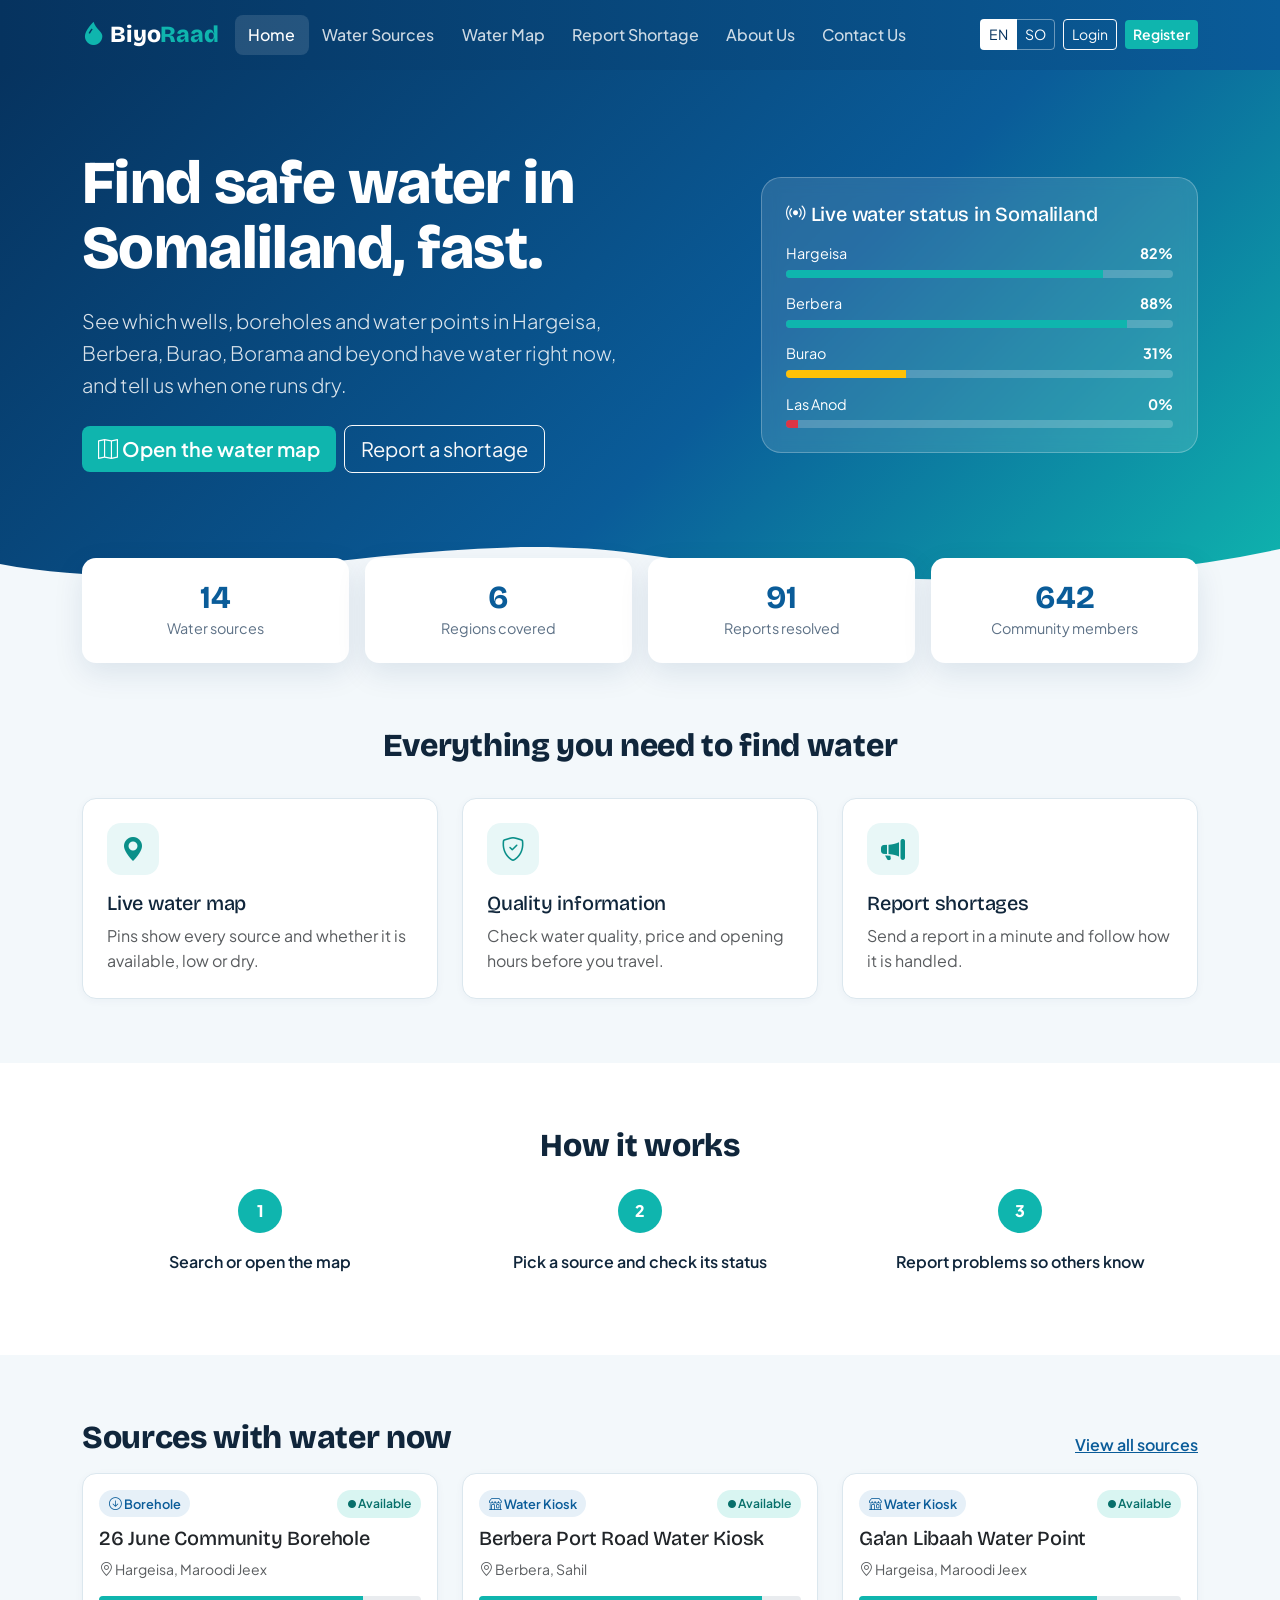
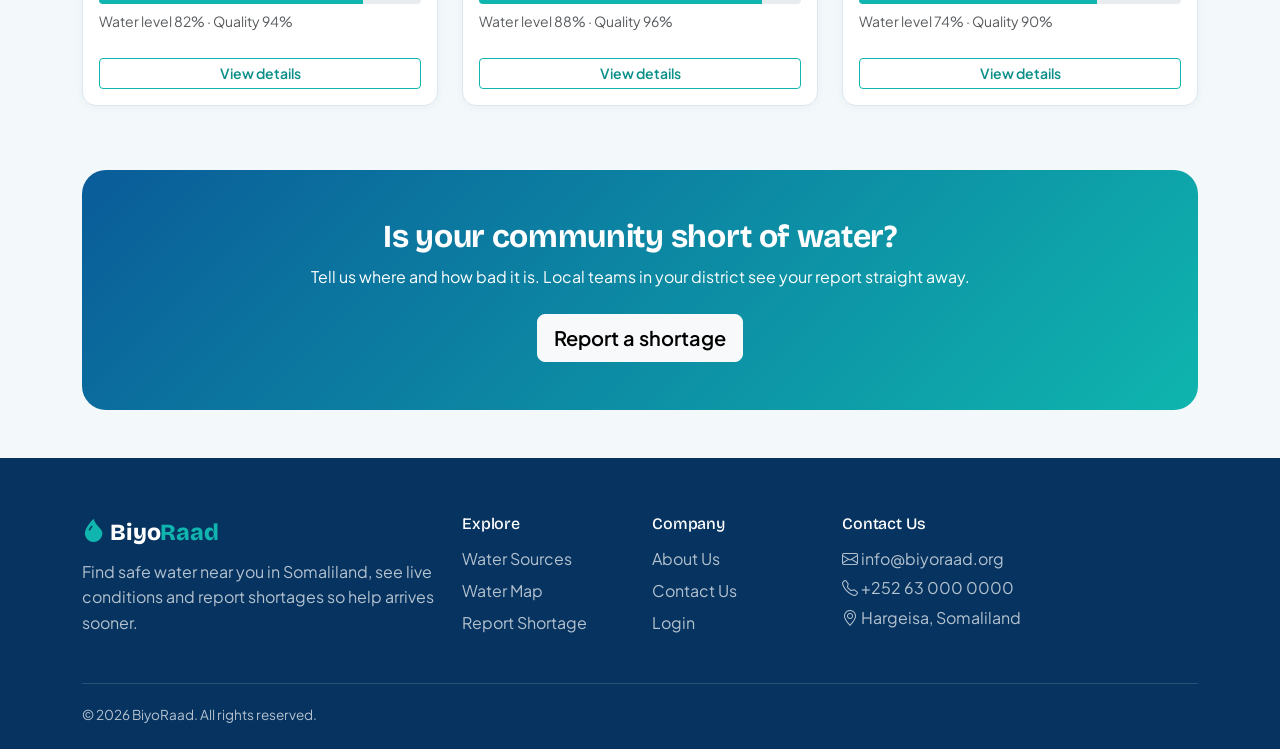
<file: biyoraad/index.html>
<!DOCTYPE html>
<html lang="en">
<head>
<meta charset="UTF-8"><meta name="viewport" content="width=device-width, initial-scale=1">
<title>Home | BiyoRaad</title>
<link href="https://cdn.jsdelivr.net/npm/bootstrap@5.3.3/dist/css/bootstrap.min.css" rel="stylesheet">
<link href="https://cdn.jsdelivr.net/npm/bootstrap-icons@1.11.3/font/bootstrap-icons.min.css" rel="stylesheet">
<link href="https://fonts.googleapis.com/css2?family=Bricolage+Grotesque:wght@600;800&family=Plus+Jakarta+Sans:wght@400;500;600;700&display=swap" rel="stylesheet">
<link href="assets/css/style.css" rel="stylesheet">
</head>
<body data-page="home" data-layout="public">
<div id="nav"></div>

<section class="hero"><div class="container-xl"><div class="row align-items-center g-5">
 <div class="col-lg-7"><h1><span data-i18n="hero_title">Find safe water, fast.</span></h1><p class="lead my-4"><span data-i18n="hero_sub">See which wells, boreholes and water points near you have water right now, and tell us when one runs dry.</span></p>
  <a href="map.html" class="btn btn-teal btn-lg me-2 mb-2"><i class="bi bi-map"></i> <span data-i18n="hero_cta1">Open the water map</span></a><a href="report.html" class="btn btn-outline-light btn-lg mb-2"><span data-i18n="hero_cta2">Report a shortage</span></a></div>
 <div class="col-lg-5"><div class="live-card"><h5 class="mb-3"><i class="bi bi-broadcast"></i> <span data-i18n="live_title">Live water status</span></h5>
  <div id="liveList"></div></div></div></div></div>
 <svg class="wave" viewBox="0 0 1440 70" preserveAspectRatio="none"><path fill="#f3f8fb" d="M0,40 C240,80 480,0 720,30 C960,60 1200,70 1440,25 L1440,70 L0,70Z"/></svg></section>
<div class="container-xl stat-strip"><div class="row g-3">
 <div class="col-6 col-lg-3"><div class="box"><b id="cSources">0</b><span><span data-i18n="stat_sources">Water sources</span></span></div></div>
 <div class="col-6 col-lg-3"><div class="box"><b id="cRegions">0</b><span><span data-i18n="stat_regions">Regions covered</span></span></div></div>
 <div class="col-6 col-lg-3"><div class="box"><b id="cResolved">0</b><span><span data-i18n="stat_resolved">Reports resolved</span></span></div></div>
 <div class="col-6 col-lg-3"><div class="box"><b id="cUsers">0</b><span><span data-i18n="stat_users">Community members</span></span></div></div></div></div>
<section class="section"><div class="container-xl"><h2 class="section-title text-center"><span data-i18n="feat_title">Everything you need to find water</span></h2><div class="row g-4 mt-2">
 <div class="col-md-4"><div class="br-card p-4 h-100"><div class="icon-box"><i class="bi bi-geo-alt-fill"></i></div><h5><span data-i18n="feat1_t">Live water map</span></h5><p class="text-muted mb-0"><span data-i18n="feat1_d">Pins show every source and whether it is available, low or dry.</span></p></div></div>
 <div class="col-md-4"><div class="br-card p-4 h-100"><div class="icon-box"><i class="bi bi-shield-check"></i></div><h5><span data-i18n="feat2_t">Quality information</span></h5><p class="text-muted mb-0"><span data-i18n="feat2_d">Check water quality, price and opening hours before you travel.</span></p></div></div>
 <div class="col-md-4"><div class="br-card p-4 h-100"><div class="icon-box"><i class="bi bi-megaphone-fill"></i></div><h5><span data-i18n="feat3_t">Report shortages</span></h5><p class="text-muted mb-0"><span data-i18n="feat3_d">Send a report in a minute and follow how it is handled.</span></p></div></div></div></div></section>
<section class="section bg-white"><div class="container-xl"><h2 class="section-title text-center mb-4"><span data-i18n="how_title">How it works</span></h2><div class="row g-4 steps text-center">
 <div class="col-md-4"><div class="num">1</div><p class="fw-semibold"><span data-i18n="how1">Search or open the map</span></p></div><div class="col-md-4"><div class="num">2</div><p class="fw-semibold"><span data-i18n="how2">Pick a source and check its status</span></p></div><div class="col-md-4"><div class="num">3</div><p class="fw-semibold"><span data-i18n="how3">Report problems so others know</span></p></div></div></div></section>
<section class="section"><div class="container-xl"><div class="d-flex justify-content-between align-items-end mb-3"><h2 class="section-title m-0"><span data-i18n="featured">Sources with water now</span></h2><a href="sources.html" class="fw-semibold"><span data-i18n="view_all">View all sources</span></a></div><div class="row g-4" id="featured"></div></div></section>
<section class="pb-5"><div class="container-xl"><div class="cta"><h2 class="fw-bold"><span data-i18n="cta_title">Is your community short of water?</span></h2><p class="mb-4"><span data-i18n="cta_sub">Tell us where and how bad it is. Local teams see your report straight away.</span></p><a href="report.html" class="btn btn-light btn-lg fw-semibold"><span data-i18n="cta_btn">Report a shortage</span></a></div></div></section>
<div id="foot"></div>
<script src="https://cdn.jsdelivr.net/npm/bootstrap@5.3.3/dist/js/bootstrap.bundle.min.js"></script>
<script src="assets/js/i18n.js"></script>
<script src="assets/js/data.js"></script>
<script src="assets/js/core.js"></script>
<script src="assets/js/pages.js"></script>
</body>
</html>
</file>
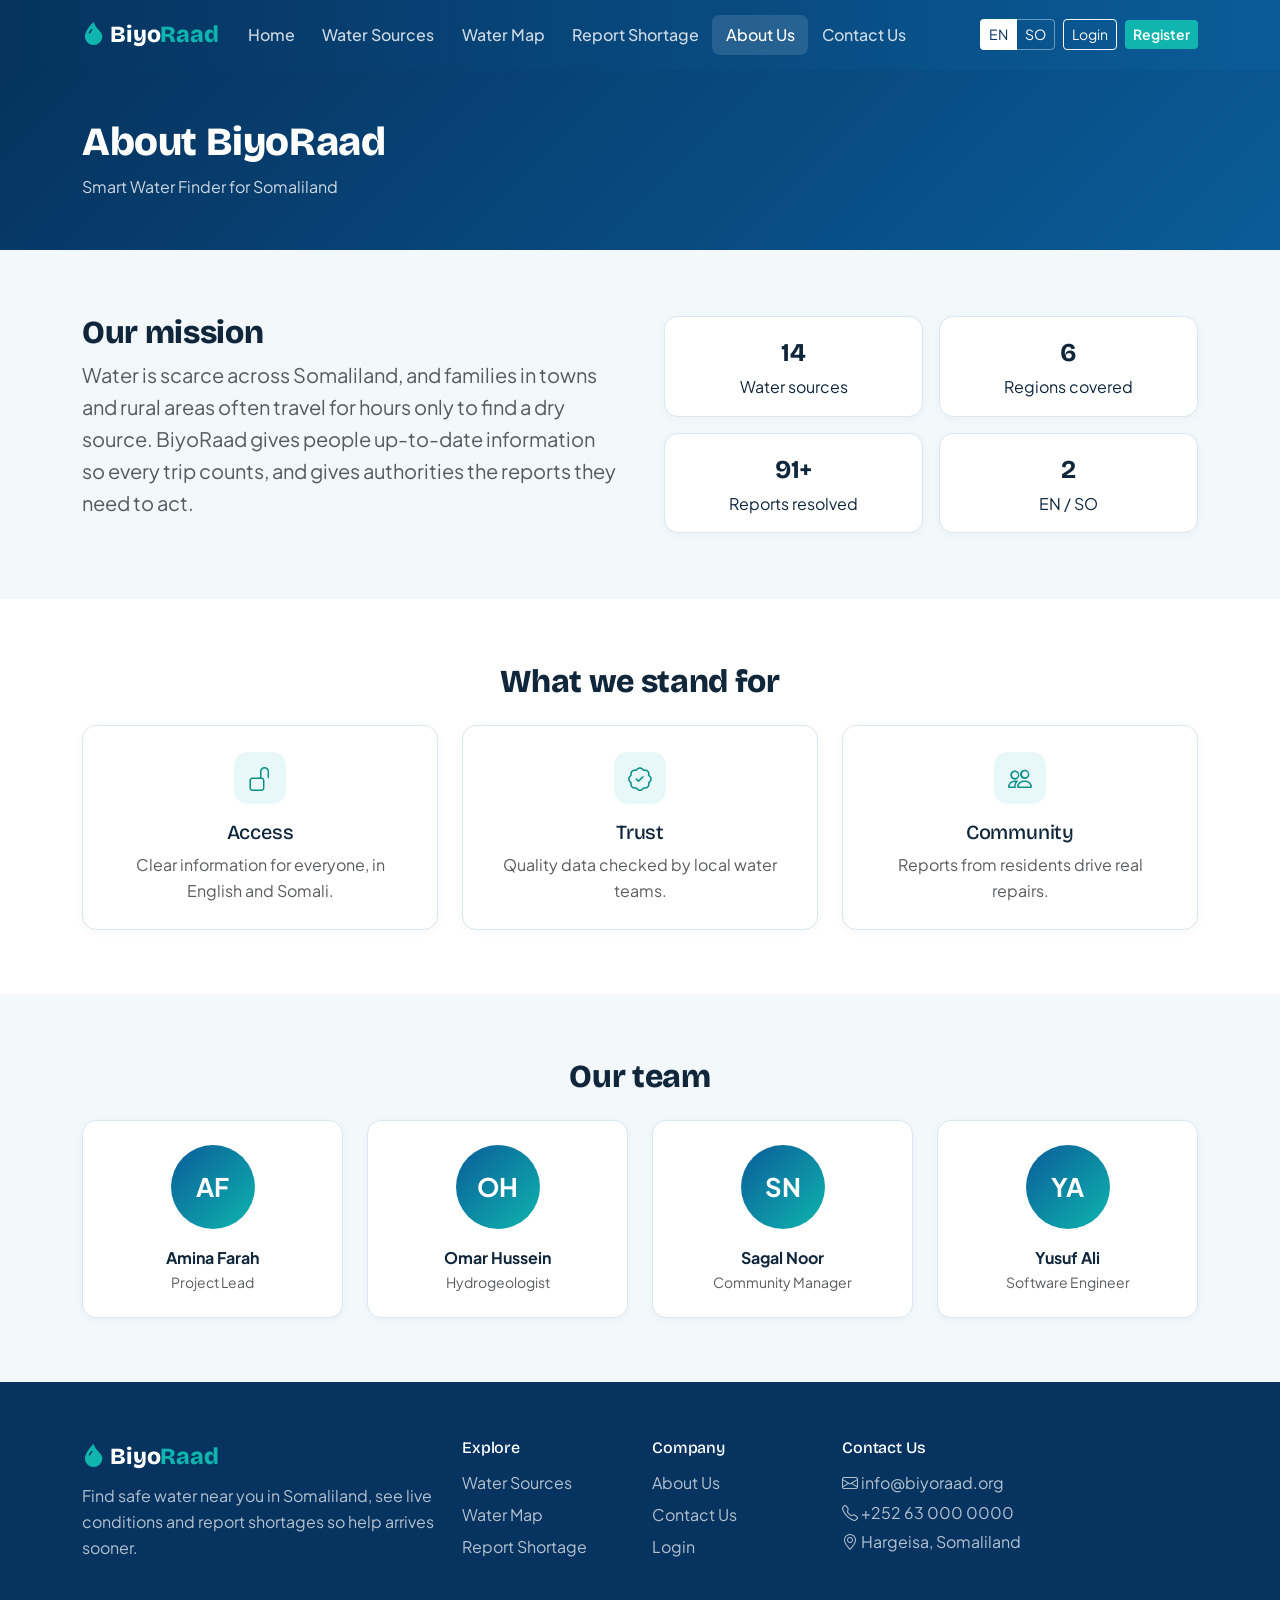
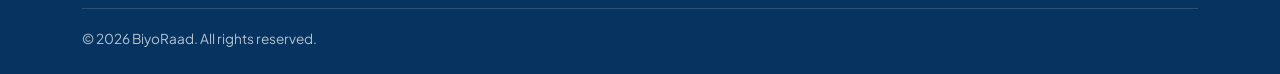
<file: biyoraad/about.html>
<!DOCTYPE html>
<html lang="en">
<head>
<meta charset="UTF-8"><meta name="viewport" content="width=device-width, initial-scale=1">
<title>About Us | BiyoRaad</title>
<link href="https://cdn.jsdelivr.net/npm/bootstrap@5.3.3/dist/css/bootstrap.min.css" rel="stylesheet">
<link href="https://cdn.jsdelivr.net/npm/bootstrap-icons@1.11.3/font/bootstrap-icons.min.css" rel="stylesheet">
<link href="https://fonts.googleapis.com/css2?family=Bricolage+Grotesque:wght@600;800&family=Plus+Jakarta+Sans:wght@400;500;600;700&display=swap" rel="stylesheet">
<link href="assets/css/style.css" rel="stylesheet">
</head>
<body data-page="about" data-layout="public">
<div id="nav"></div>
<section class="page-banner"><div class="container-xl"><h1><span data-i18n="about_banner">About BiyoRaad</span></h1><p><span data-i18n="about_sub">Smart Water Finder for Somali communities</span></p></div></section>
<section class="section"><div class="container-xl"><div class="row align-items-center g-5"><div class="col-lg-6"><h2 class="section-title"><span data-i18n="mission">Our mission</span></h2><p class="text-muted fs-5"><span data-i18n="mission_d">Water is scarce in many regions, and families often travel for hours only to find a dry source. BiyoRaad gives people up-to-date information so every trip counts, and gives authorities the reports they need to act.</span></p></div>
<div class="col-lg-6"><div class="row g-3 text-center"><div class="col-6"><div class="br-card mini-stat"><b id="abSources">14</b><span data-i18n="stat_sources">Water sources</span></div></div><div class="col-6"><div class="br-card mini-stat"><b id="abRegions">6</b><span data-i18n="stat_regions">Regions covered</span></div></div><div class="col-6"><div class="br-card mini-stat"><b id="abResolved">90+</b><span data-i18n="stat_resolved">Reports resolved</span></div></div><div class="col-6"><div class="br-card mini-stat"><b>2</b>EN / SO</div></div></div></div></div></div></section>
<section class="section bg-white"><div class="container-xl"><h2 class="section-title text-center mb-4"><span data-i18n="values">What we stand for</span></h2><div class="row g-4">
<div class="col-md-4"><div class="br-card value-card h-100"><div class="icon-box mx-auto"><i class="bi bi-unlock"></i></div><h5><span data-i18n="val1">Access</span></h5><p class="text-muted mb-0"><span data-i18n="val1_d">Clear information for everyone, in English and Somali.</span></p></div></div>
<div class="col-md-4"><div class="br-card value-card h-100"><div class="icon-box mx-auto"><i class="bi bi-patch-check"></i></div><h5><span data-i18n="val2">Trust</span></h5><p class="text-muted mb-0"><span data-i18n="val2_d">Quality data checked by local water teams.</span></p></div></div>
<div class="col-md-4"><div class="br-card value-card h-100"><div class="icon-box mx-auto"><i class="bi bi-people"></i></div><h5><span data-i18n="val3">Community</span></h5><p class="text-muted mb-0"><span data-i18n="val3_d">Reports from residents drive real repairs.</span></p></div></div></div></div></section>
<section class="section"><div class="container-xl"><h2 class="section-title text-center mb-4"><span data-i18n="team">Our team</span></h2><div class="row g-4"><div class="col-6 col-md-3"><div class="br-card p-4 text-center team"><span class="avatar">AF</span><b>Amina Farah</b><small class="d-block text-muted">Project Lead</small></div></div><div class="col-6 col-md-3"><div class="br-card p-4 text-center team"><span class="avatar">OH</span><b>Omar Hussein</b><small class="d-block text-muted">Hydrogeologist</small></div></div><div class="col-6 col-md-3"><div class="br-card p-4 text-center team"><span class="avatar">SN</span><b>Sagal Noor</b><small class="d-block text-muted">Community Manager</small></div></div><div class="col-6 col-md-3"><div class="br-card p-4 text-center team"><span class="avatar">YA</span><b>Yusuf Ali</b><small class="d-block text-muted">Software Engineer</small></div></div></div></div></section>
<div id="foot"></div>
<script src="https://cdn.jsdelivr.net/npm/bootstrap@5.3.3/dist/js/bootstrap.bundle.min.js"></script>
<script src="assets/js/i18n.js"></script>
<script src="assets/js/data.js"></script>
<script src="assets/js/core.js"></script>
<script src="assets/js/pages.js"></script>
</body>
</html>
</file>
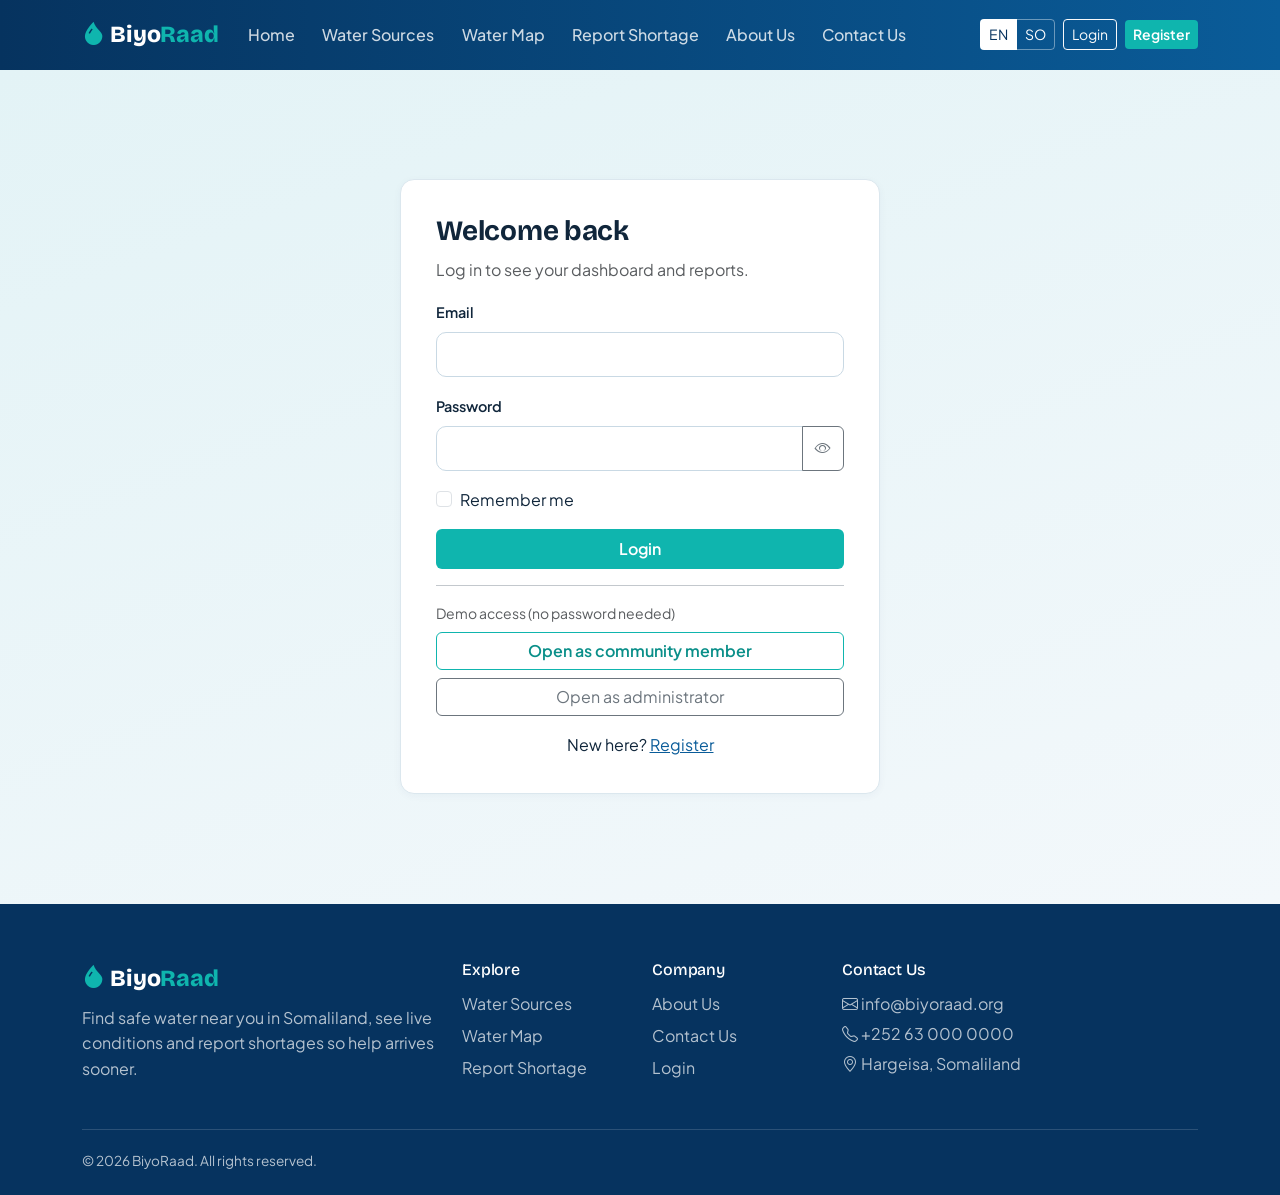
<file: biyoraad/login.html>
<!DOCTYPE html>
<html lang="en">
<head>
<meta charset="UTF-8"><meta name="viewport" content="width=device-width, initial-scale=1">
<title>Login | BiyoRaad</title>
<link href="https://cdn.jsdelivr.net/npm/bootstrap@5.3.3/dist/css/bootstrap.min.css" rel="stylesheet">
<link href="https://cdn.jsdelivr.net/npm/bootstrap-icons@1.11.3/font/bootstrap-icons.min.css" rel="stylesheet">
<link href="https://fonts.googleapis.com/css2?family=Bricolage+Grotesque:wght@600;800&family=Plus+Jakarta+Sans:wght@400;500;600;700&display=swap" rel="stylesheet">
<link href="assets/css/style.css" rel="stylesheet">
</head>
<body data-page="login" data-layout="public">
<div id="nav"></div>
<div class="auth-wrap"><div class="br-card auth-card"><h3 class="fw-bold"><span data-i18n="login_title">Welcome back</span></h3><p class="text-muted"><span data-i18n="login_sub">Log in to see your dashboard and reports.</span></p>
<form id="loginForm" data-demo="1" novalidate>
<div class="mb-3"><label class="form-label" for="lEmail"><span data-i18n="email">Email</span></label><input id="lEmail" type="email" class="form-control" required></div>
<div class="mb-3"><label class="form-label" for="lPass"><span data-i18n="password">Password</span></label><div class="input-group"><input id="lPass" type="password" class="form-control" required><button type="button" class="btn btn-outline-secondary" id="togglePw" aria-label="Show password"><i class="bi bi-eye"></i></button></div></div>
<div class="form-check mb-3"><input class="form-check-input" type="checkbox" id="lRem"><label class="form-check-label" for="lRem"><span data-i18n="remember">Remember me</span></label></div>
<button class="btn btn-teal w-100 py-2"><span data-i18n="nav_login">Login</span></button></form>
<hr><p class="small text-muted mb-2"><span data-i18n="demo">Demo access (no password needed)</span></p><div class="d-grid gap-2"><button class="btn btn-outline-teal" id="demoUser"><span data-i18n="demo_user">Open as community member</span></button><button class="btn btn-outline-secondary" id="demoAdmin"><span data-i18n="demo_admin">Open as administrator</span></button></div>
<p class="text-center mt-3 mb-0"><span data-i18n="no_acc">New here?</span> <a href="register.html"><span data-i18n="nav_register">Register</span></a></p></div></div>
<div id="foot"></div>
<script src="https://cdn.jsdelivr.net/npm/bootstrap@5.3.3/dist/js/bootstrap.bundle.min.js"></script>
<script src="assets/js/i18n.js"></script>
<script src="assets/js/data.js"></script>
<script src="assets/js/core.js"></script>
<script src="assets/js/pages.js"></script>
</body>
</html>
</file>
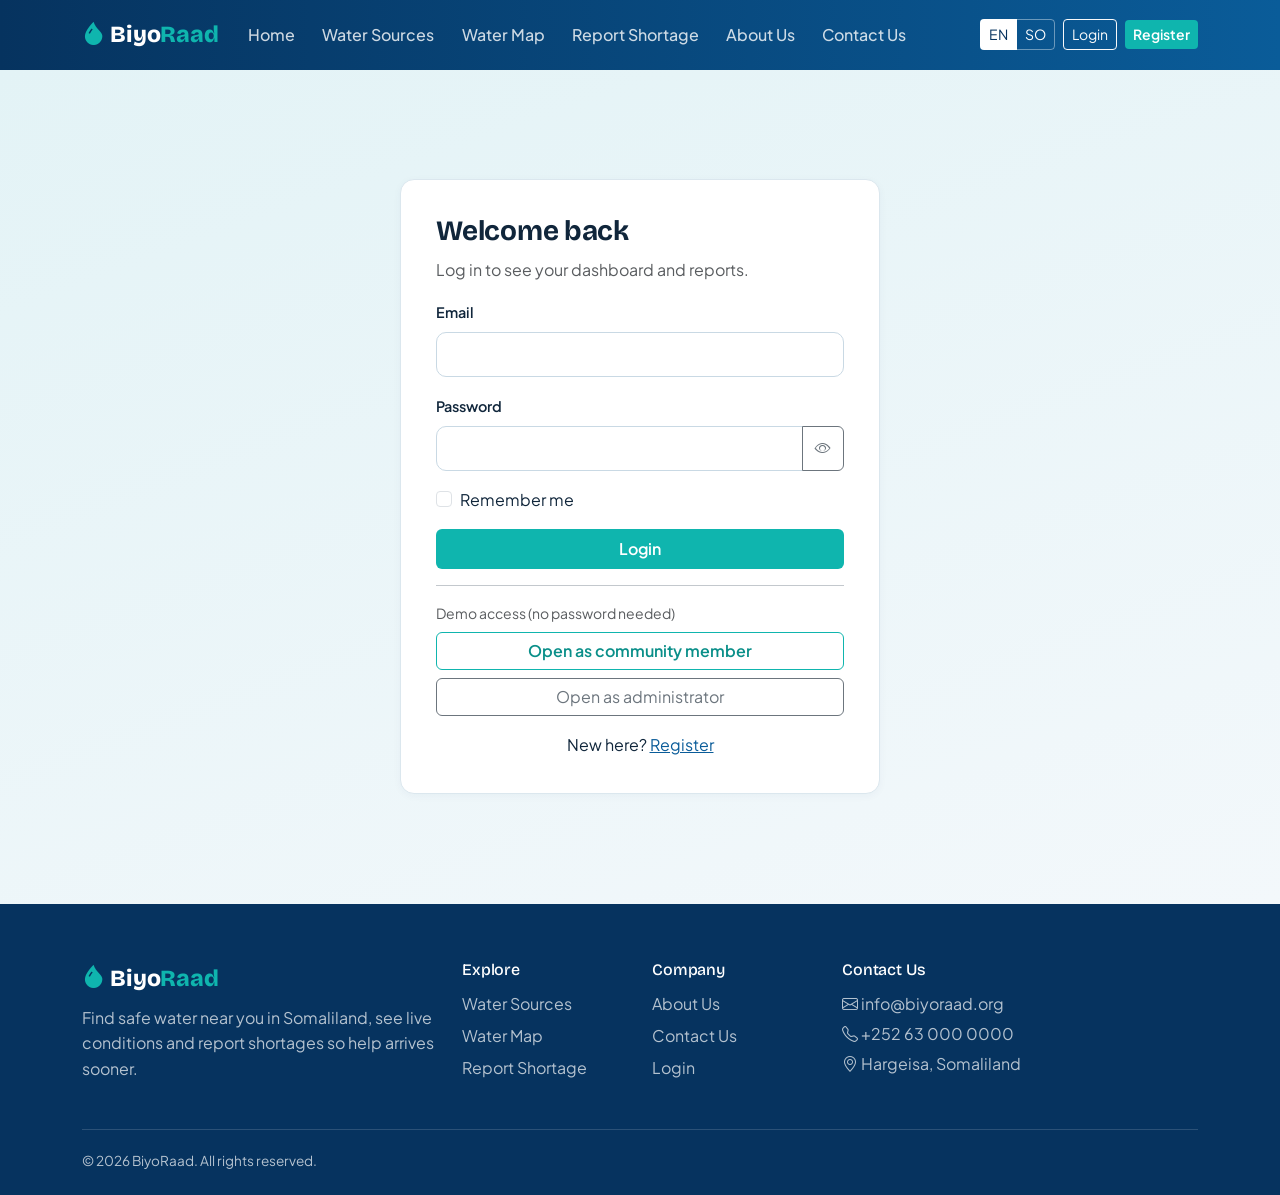
<file: biyoraad/manage-reports.html>
<!DOCTYPE html>
<html lang="en">
<head>
<meta charset="UTF-8"><meta name="viewport" content="width=device-width, initial-scale=1">
<title>Manage Reports | BiyoRaad</title>
<link href="https://cdn.jsdelivr.net/npm/bootstrap@5.3.3/dist/css/bootstrap.min.css" rel="stylesheet">
<link href="https://cdn.jsdelivr.net/npm/bootstrap-icons@1.11.3/font/bootstrap-icons.min.css" rel="stylesheet">
<link href="https://fonts.googleapis.com/css2?family=Bricolage+Grotesque:wght@600;800&family=Plus+Jakarta+Sans:wght@400;500;600;700&display=swap" rel="stylesheet">
<link href="assets/css/style.css" rel="stylesheet">
</head>
<body data-page="managereports" data-layout="admin">
<div id="nav"></div>
<div class="app"><aside id="side"></aside><main class="main"><div class="page-head d-flex flex-wrap justify-content-between align-items-center gap-2"><div><h2><span data-i18n="mrp_title">Manage reports</span></h2><p><span data-i18n="mrp_sub">Review community reports and update their status.</span></p></div></div>
<div class="br-card p-3"><div class="row g-2 mb-3"><div class="col-md-4"><input id="mrSearch" class="form-control" placeholder="Search" data-i18n-ph="search_s"></div><div class="col-md-3"><select id="mrStatus" class="form-select"><option value="">All statuses</option><option value="pending">Pending</option><option value="investigating">Investigating</option><option value="resolved">Resolved</option></select></div></div>
<div class="table-responsive"><table class="table"><thead><tr><th><span data-i18n="col_date">Date</span></th><th><span data-i18n="col_user">Reported by</span></th><th><span data-i18n="col_source">Source</span></th><th><span data-i18n="col_problem">Problem</span></th><th><span data-i18n="col_sev">Severity</span></th><th><span data-i18n="col_status">Status</span></th><th></th></tr></thead><tbody id="mrBody"></tbody></table></div></div></main></div>
<div id="foot"></div>
<script src="https://cdn.jsdelivr.net/npm/bootstrap@5.3.3/dist/js/bootstrap.bundle.min.js"></script>
<script src="assets/js/i18n.js"></script>
<script src="assets/js/data.js"></script>
<script src="assets/js/core.js"></script>
<script src="assets/js/pages.js"></script>
</body>
</html>
</file>
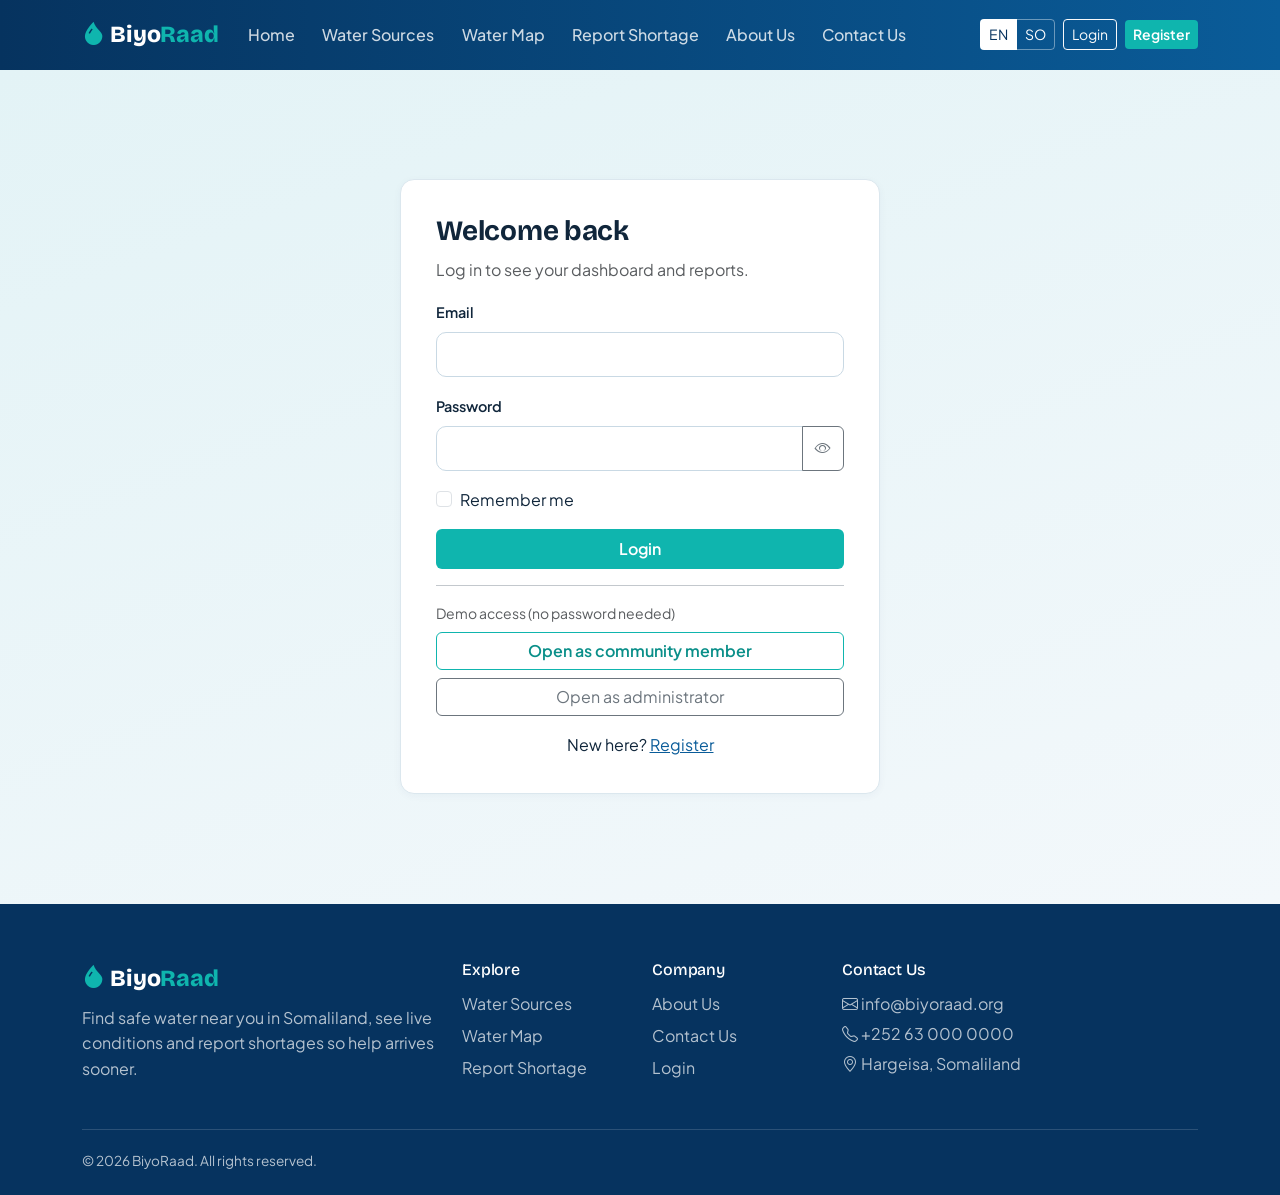
<file: biyoraad/manage-sources.html>
<!DOCTYPE html>
<html lang="en">
<head>
<meta charset="UTF-8"><meta name="viewport" content="width=device-width, initial-scale=1">
<title>Manage Sources | BiyoRaad</title>
<link href="https://cdn.jsdelivr.net/npm/bootstrap@5.3.3/dist/css/bootstrap.min.css" rel="stylesheet">
<link href="https://cdn.jsdelivr.net/npm/bootstrap-icons@1.11.3/font/bootstrap-icons.min.css" rel="stylesheet">
<link href="https://fonts.googleapis.com/css2?family=Bricolage+Grotesque:wght@600;800&family=Plus+Jakarta+Sans:wght@400;500;600;700&display=swap" rel="stylesheet">
<link href="assets/css/style.css" rel="stylesheet">
</head>
<body data-page="managesources" data-layout="admin">
<div id="nav"></div>
<div class="app"><aside id="side"></aside><main class="main"><div class="page-head d-flex flex-wrap justify-content-between align-items-center gap-2"><div><h2><span data-i18n="ms_title">Manage water sources</span></h2><p><span data-i18n="ms_sub">Add, edit or remove sources shown to the public.</span></p></div><div class="d-flex gap-2"><button class="btn btn-light" id="msReset"><i class="bi bi-arrow-counterclockwise"></i> <span data-i18n="reset_data">Restore sample data</span></button><button class="btn btn-teal" id="msAdd"><i class="bi bi-plus-lg"></i> <span data-i18n="add_source">Add water source</span></button></div></div>
<div class="br-card p-3"><input id="msSearch" class="form-control mb-3 col-md-4" style="max-width:360px" placeholder="Search" data-i18n-ph="search_s"><div class="table-responsive"><table class="table"><thead><tr><th><span data-i18n="name">Name</span></th><th><span data-i18n="col_loc">Location</span></th><th><span data-i18n="col_status">Status</span></th><th><span data-i18n="col_cap">Level</span></th><th><span data-i18n="col_qual">Quality</span></th><th></th></tr></thead><tbody id="msBody"></tbody></table></div></div>
<div class="modal fade" id="srcModal" tabindex="-1"><div class="modal-dialog modal-lg modal-dialog-centered"><form class="modal-content" id="srcForm" data-demo="1" novalidate><div class="modal-header"><h5 class="modal-title" id="srcTitle"></h5><button type="button" class="btn-close" data-bs-dismiss="modal" aria-label="Close"></button></div>
<div class="modal-body"><div class="row g-3"><div class="col-md-6"><label class="form-label" for="s_name"><span data-i18n="name">Name</span></label><input id="s_name" type="text" class="form-control" required ></div><div class="col-md-6"><label class="form-label" for="s_city"><span data-i18n="city">City</span></label><input id="s_city" type="text" class="form-control" required ></div><div class="col-md-6"><label class="form-label" for="s_region"><span data-i18n="region">Region</span></label><input id="s_region" type="text" class="form-control" list="regionList" required ><datalist id="regionList"><option value="Maroodi Jeex"><option value="Sahil"><option value="Togdheer"><option value="Awdal"><option value="Sanaag"><option value="Sool"></datalist></div><div class="col-md-6"><label class="form-label" for="s_type"><span data-i18n="type">Type</span></label><select id="s_type" class="form-select"><option>Borehole</option><option>Well</option><option>Water Kiosk</option><option>Berkad</option><option>River</option><option>Spring</option></select></div>
<div class="col-md-6"><label class="form-label" for="s_status"><span data-i18n="col_status">Status</span></label><select id="s_status" class="form-select"><option value="available">Available</option><option value="low">Low</option><option value="dry">Dry</option></select></div><div class="col-md-6"><label class="form-label" for="s_capacity"><span data-i18n="cap">Water level %</span></label><input id="s_capacity" type="number" class="form-control" required min=0 max=100></div><div class="col-md-6"><label class="form-label" for="s_quality"><span data-i18n="qual">Quality %</span></label><input id="s_quality" type="number" class="form-control" required min=0 max=100></div><div class="col-md-6"><label class="form-label" for="s_lat"><span data-i18n="lat">Latitude</span></label><input id="s_lat" type="number" class="form-control" required step=any></div><div class="col-md-6"><label class="form-label" for="s_lng"><span data-i18n="lng">Longitude</span></label><input id="s_lng" type="number" class="form-control" required step=any></div></div></div>
<div class="modal-footer"><button type="button" class="btn btn-light" data-bs-dismiss="modal"><span data-i18n="cancel">Cancel</span></button><button class="btn btn-teal"><span data-i18n="save">Save changes</span></button></div></form></div></div></main></div>
<div id="foot"></div>
<script src="https://cdn.jsdelivr.net/npm/bootstrap@5.3.3/dist/js/bootstrap.bundle.min.js"></script>
<script src="assets/js/i18n.js"></script>
<script src="assets/js/data.js"></script>
<script src="assets/js/core.js"></script>
<script src="assets/js/pages.js"></script>
</body>
</html>
</file>
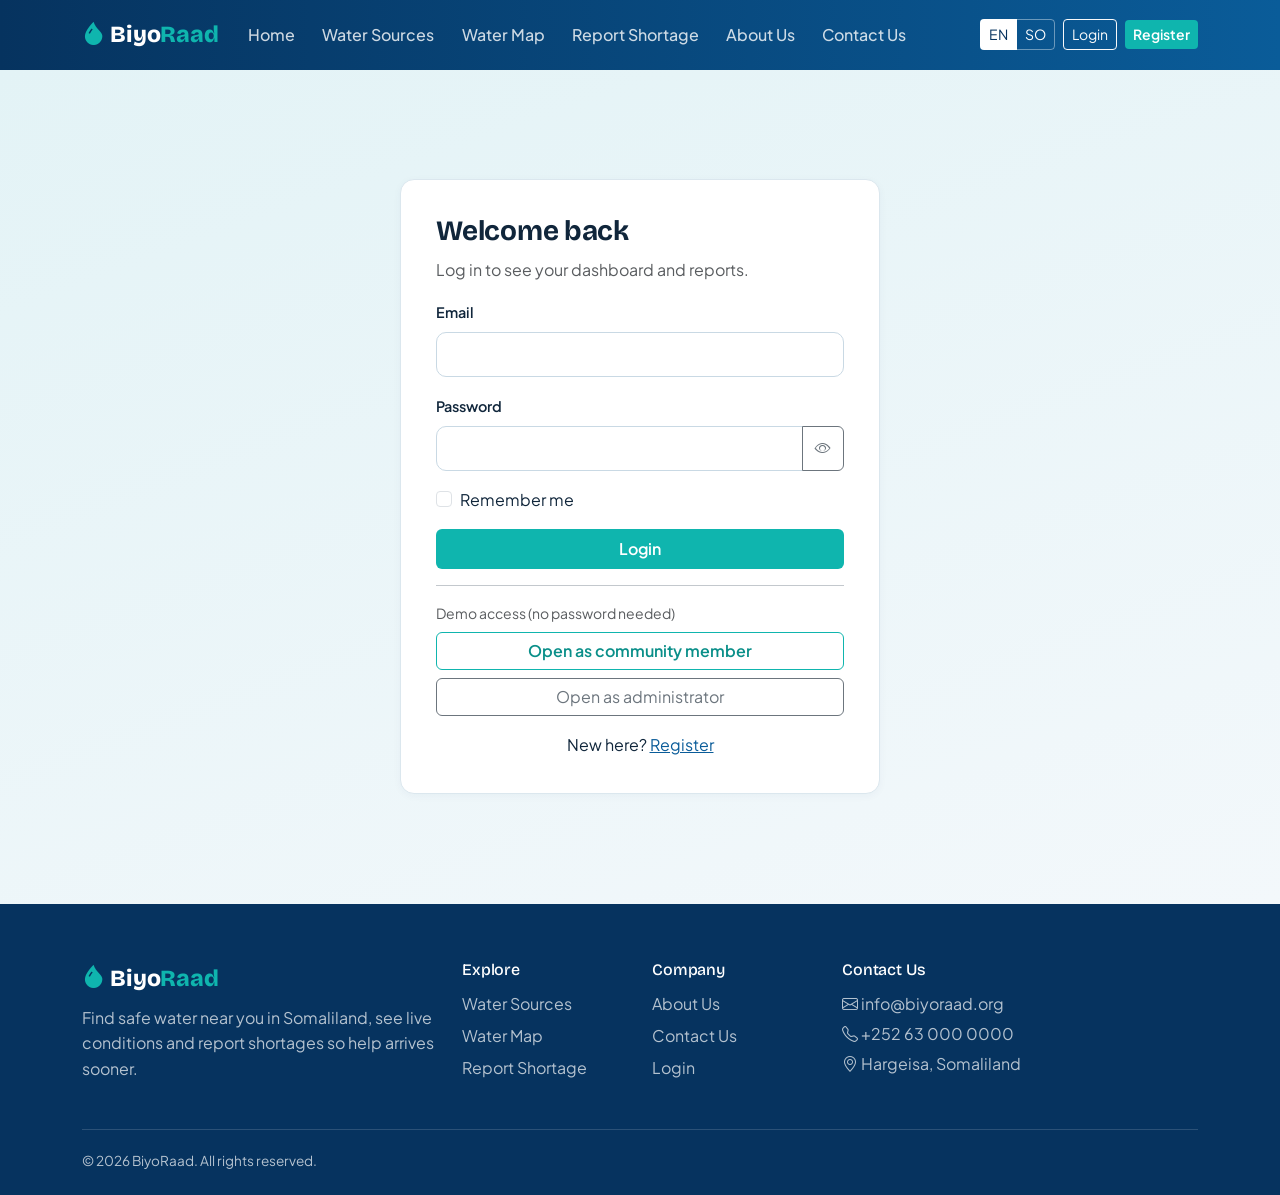
<file: biyoraad/my-reports.html>
<!DOCTYPE html>
<html lang="en">
<head>
<meta charset="UTF-8"><meta name="viewport" content="width=device-width, initial-scale=1">
<title>My Reports | BiyoRaad</title>
<link href="https://cdn.jsdelivr.net/npm/bootstrap@5.3.3/dist/css/bootstrap.min.css" rel="stylesheet">
<link href="https://cdn.jsdelivr.net/npm/bootstrap-icons@1.11.3/font/bootstrap-icons.min.css" rel="stylesheet">
<link href="https://fonts.googleapis.com/css2?family=Bricolage+Grotesque:wght@600;800&family=Plus+Jakarta+Sans:wght@400;500;600;700&display=swap" rel="stylesheet">
<link href="assets/css/style.css" rel="stylesheet">
</head>
<body data-page="myreports" data-layout="user">
<div id="nav"></div>
<div class="app"><aside id="side"></aside><main class="main"><div class="page-head d-flex flex-wrap justify-content-between align-items-center gap-2"><div><h2><span data-i18n="mr_title">My reports</span></h2><p><span data-i18n="mr_sub">Track every shortage you have reported.</span></p></div><a href="report.html" class="btn btn-teal"><i class="bi bi-plus-lg"></i> <span data-i18n="new_report">New report</span></a></div>
<div class="br-card p-3"><div class="mb-3 col-md-4 p-0"><select id="mrFilter" class="form-select"><option value="">All statuses</option><option value="pending">Pending</option><option value="investigating">Investigating</option><option value="resolved">Resolved</option></select></div>
<div class="table-responsive"><table class="table"><thead><tr><th>#</th><th><span data-i18n="col_date">Date</span></th><th><span data-i18n="col_source">Source</span></th><th><span data-i18n="col_problem">Problem</span></th><th><span data-i18n="col_sev">Severity</span></th><th><span data-i18n="col_status">Status</span></th><th></th></tr></thead><tbody id="mrBody"></tbody></table></div></div>
<div class="modal fade" id="viewModal" tabindex="-1"><div class="modal-dialog modal-dialog-centered"><div class="modal-content"><div class="modal-header"><h5 class="modal-title"><span data-i18n="view_req">Report details</span></h5><button class="btn-close" data-bs-dismiss="modal" aria-label="Close"></button></div><div class="modal-body" id="vBody"></div></div></div></div></main></div>
<div id="foot"></div>
<script src="https://cdn.jsdelivr.net/npm/bootstrap@5.3.3/dist/js/bootstrap.bundle.min.js"></script>
<script src="assets/js/i18n.js"></script>
<script src="assets/js/data.js"></script>
<script src="assets/js/core.js"></script>
<script src="assets/js/pages.js"></script>
</body>
</html>
</file>
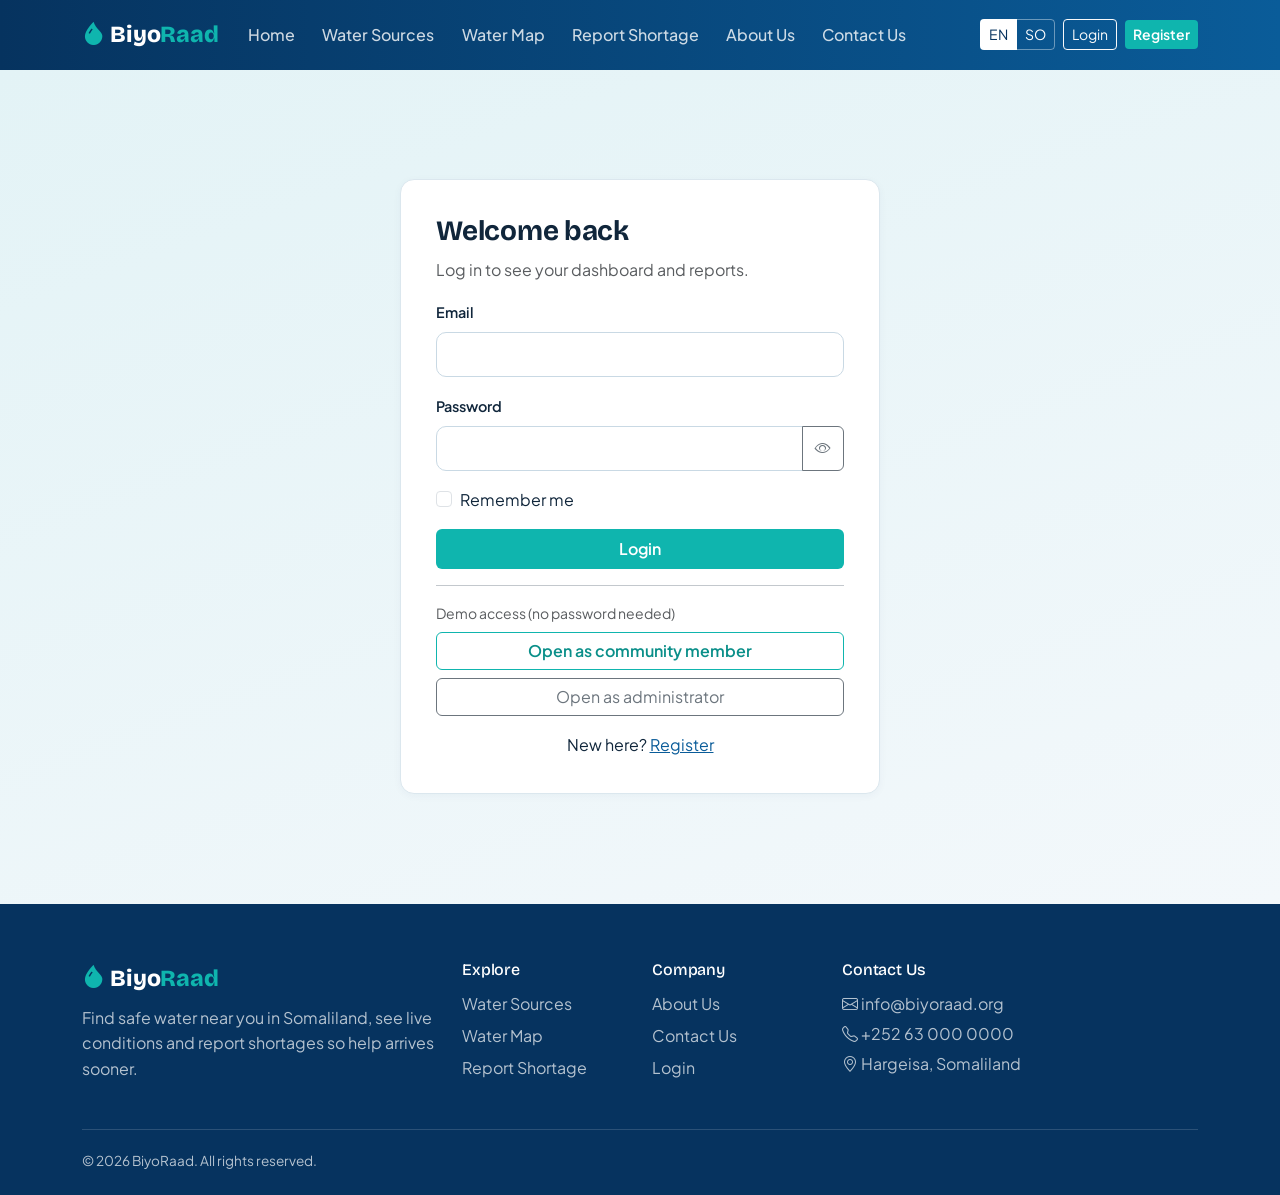
<file: biyoraad/profile.html>
<!DOCTYPE html>
<html lang="en">
<head>
<meta charset="UTF-8"><meta name="viewport" content="width=device-width, initial-scale=1">
<title>My Profile | BiyoRaad</title>
<link href="https://cdn.jsdelivr.net/npm/bootstrap@5.3.3/dist/css/bootstrap.min.css" rel="stylesheet">
<link href="https://cdn.jsdelivr.net/npm/bootstrap-icons@1.11.3/font/bootstrap-icons.min.css" rel="stylesheet">
<link href="https://fonts.googleapis.com/css2?family=Bricolage+Grotesque:wght@600;800&family=Plus+Jakarta+Sans:wght@400;500;600;700&display=swap" rel="stylesheet">
<link href="assets/css/style.css" rel="stylesheet">
</head>
<body data-page="profile" data-layout="user">
<div id="nav"></div>
<div class="app"><aside id="side"></aside><main class="main"><div class="page-head d-flex flex-wrap justify-content-between align-items-center gap-2"><div><h2><span data-i18n="prof_title">My profile</span></h2><p><span data-i18n="prof_sub">Update your personal details and password.</span></p></div></div>
<div class="row g-4"><div class="col-lg-4"><div class="br-card p-4 text-center"><span class="avatar mx-auto mb-3" style="width:90px;height:90px;font-size:1.8rem" id="pAvatar"></span><h5 id="pName" class="mb-0"></h5><p class="text-muted" id="pEmail"></p><hr><b class="fs-3" id="pReports">0</b><div class="text-muted"><span data-i18n="k_myrep">My reports</span></div></div></div>
<div class="col-lg-8"><div class="br-card p-4 mb-4"><form id="profileForm" data-demo="1" novalidate><div class="row">
<div class="col-md-6 mb-3"><label class="form-label" for="p_name"><span data-i18n="full_name">Full name</span></label><input id="p_name" class="form-control" required></div>
<div class="col-md-6 mb-3"><label class="form-label" for="p_email"><span data-i18n="email">Email</span></label><input id="p_email" type="email" class="form-control" required></div>
<div class="col-md-6 mb-3"><label class="form-label" for="p_phone"><span data-i18n="phone">Phone number</span></label><input id="p_phone" class="form-control"></div>
<div class="col-md-6 mb-3"><label class="form-label" for="p_region"><span data-i18n="region">Region</span></label><select id="p_region" class="form-select"><option>Maroodi Jeex</option><option>Sahil</option><option>Togdheer</option><option>Awdal</option><option>Sanaag</option><option>Sool</option></select></div></div><button class="btn btn-teal"><span data-i18n="save">Save changes</span></button></form></div>
<div class="br-card p-4"><h6><span data-i18n="change_pw">Change password</span></h6><form id="pwForm" data-demo="1" novalidate><div class="row"><div class="col-md-6 mb-3"><label class="form-label" for="pw1"><span data-i18n="cur_pw">Current password</span></label><input id="pw1" type="password" class="form-control" required></div><div class="col-md-6 mb-3"><label class="form-label" for="pw2"><span data-i18n="new_pw">New password</span></label><input id="pw2" type="password" minlength="6" class="form-control" required></div></div><button class="btn btn-outline-teal"><span data-i18n="change_pw">Change password</span></button></form></div></div></div></main></div>
<div id="foot"></div>
<script src="https://cdn.jsdelivr.net/npm/bootstrap@5.3.3/dist/js/bootstrap.bundle.min.js"></script>
<script src="assets/js/i18n.js"></script>
<script src="assets/js/data.js"></script>
<script src="assets/js/core.js"></script>
<script src="assets/js/pages.js"></script>
</body>
</html>
</file>
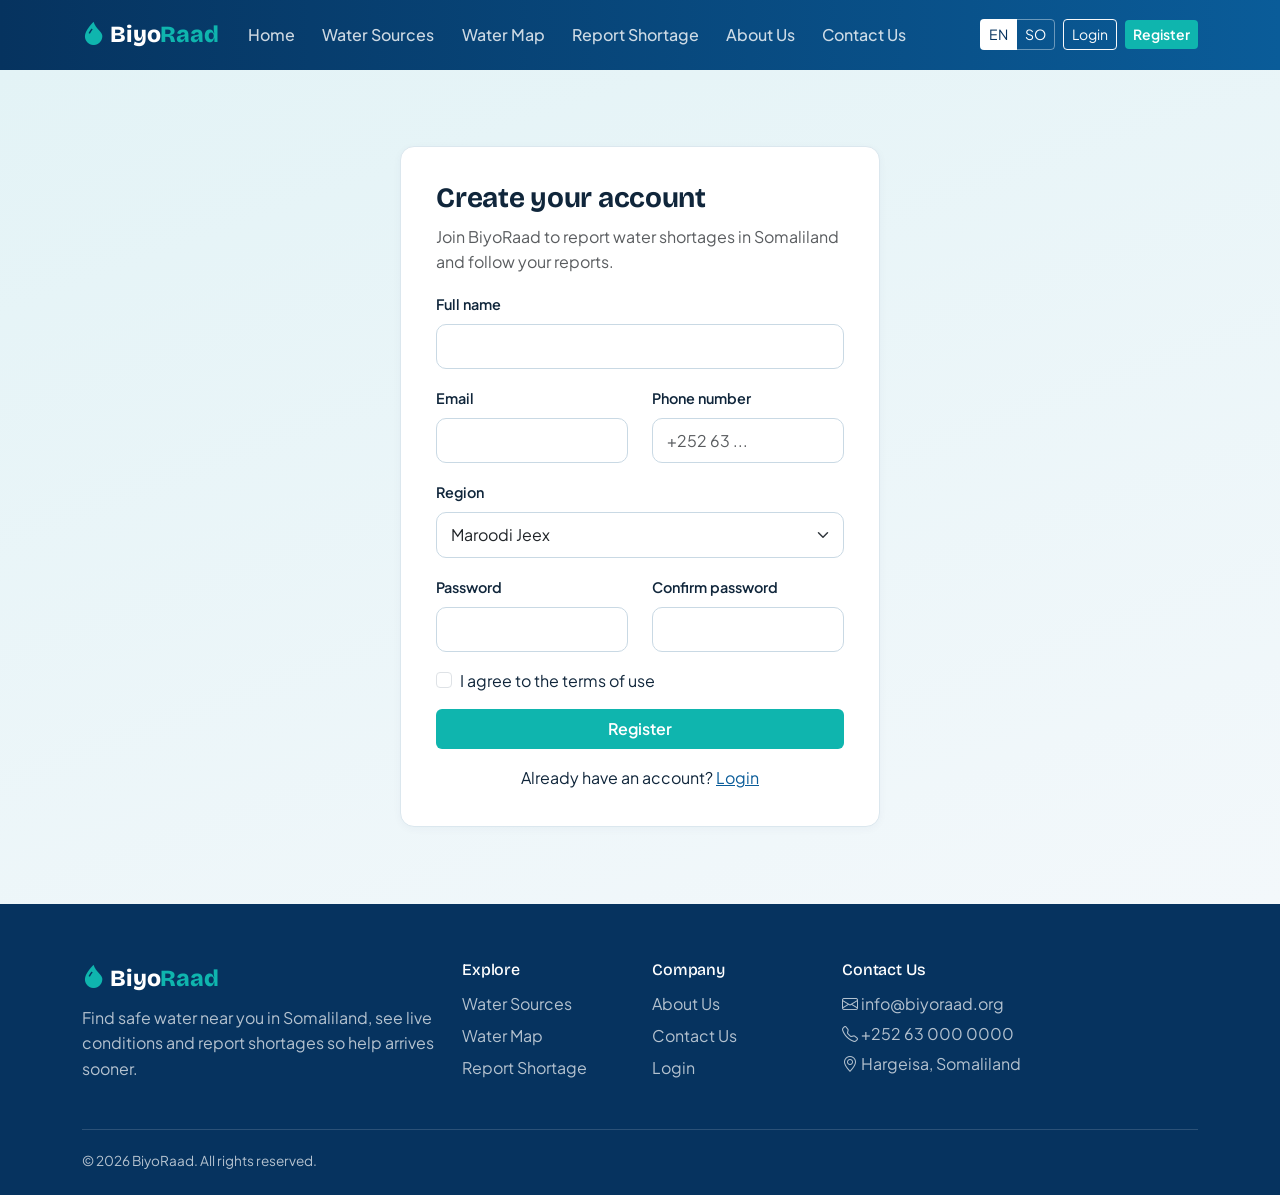
<file: biyoraad/register.html>
<!DOCTYPE html>
<html lang="en">
<head>
<meta charset="UTF-8"><meta name="viewport" content="width=device-width, initial-scale=1">
<title>Register | BiyoRaad</title>
<link href="https://cdn.jsdelivr.net/npm/bootstrap@5.3.3/dist/css/bootstrap.min.css" rel="stylesheet">
<link href="https://cdn.jsdelivr.net/npm/bootstrap-icons@1.11.3/font/bootstrap-icons.min.css" rel="stylesheet">
<link href="https://fonts.googleapis.com/css2?family=Bricolage+Grotesque:wght@600;800&family=Plus+Jakarta+Sans:wght@400;500;600;700&display=swap" rel="stylesheet">
<link href="assets/css/style.css" rel="stylesheet">
</head>
<body data-page="register" data-layout="public">
<div id="nav"></div>
<div class="auth-wrap"><div class="br-card auth-card"><h3 class="fw-bold"><span data-i18n="reg_title">Create your account</span></h3><p class="text-muted"><span data-i18n="reg_sub">Join BiyoRaad to report shortages and follow your reports.</span></p>
<form id="regForm" data-demo="1" novalidate>
<div class="mb-3"><label class="form-label" for="rName"><span data-i18n="full_name">Full name</span></label><input id="rName" class="form-control" required></div>
<div class="row"><div class="col-md-6 mb-3"><label class="form-label" for="rEmail"><span data-i18n="email">Email</span></label><input id="rEmail" type="email" class="form-control" required></div>
<div class="col-md-6 mb-3"><label class="form-label" for="rPhone"><span data-i18n="phone">Phone number</span></label><input id="rPhone" class="form-control" placeholder="+252 63 ..." required></div></div>
<div class="mb-3"><label class="form-label" for="rRegion"><span data-i18n="region">Region</span></label><select id="rRegion" class="form-select" required><option>Maroodi Jeex</option><option>Sahil</option><option>Togdheer</option><option>Awdal</option><option>Sanaag</option><option>Sool</option></select></div>
<div class="row"><div class="col-md-6 mb-3"><label class="form-label" for="rPass"><span data-i18n="password">Password</span></label><input id="rPass" type="password" minlength="6" class="form-control" required></div>
<div class="col-md-6 mb-3"><label class="form-label" for="rPass2"><span data-i18n="confirm_pw">Confirm password</span></label><input id="rPass2" type="password" class="form-control" required><div class="invalid-feedback"><span data-i18n="pw_mismatch">Passwords do not match.</span></div></div></div>
<div class="form-check mb-3"><input class="form-check-input" type="checkbox" id="rTerms" required><label class="form-check-label" for="rTerms"><span data-i18n="agree">I agree to the terms of use</span></label></div>
<button class="btn btn-teal w-100 py-2"><span data-i18n="nav_register">Register</span></button></form>
<p class="text-center mt-3 mb-0"><span data-i18n="have_acc">Already have an account?</span> <a href="login.html"><span data-i18n="nav_login">Login</span></a></p></div></div>
<div id="foot"></div>
<script src="https://cdn.jsdelivr.net/npm/bootstrap@5.3.3/dist/js/bootstrap.bundle.min.js"></script>
<script src="assets/js/i18n.js"></script>
<script src="assets/js/data.js"></script>
<script src="assets/js/core.js"></script>
<script src="assets/js/pages.js"></script>
</body>
</html>
</file>
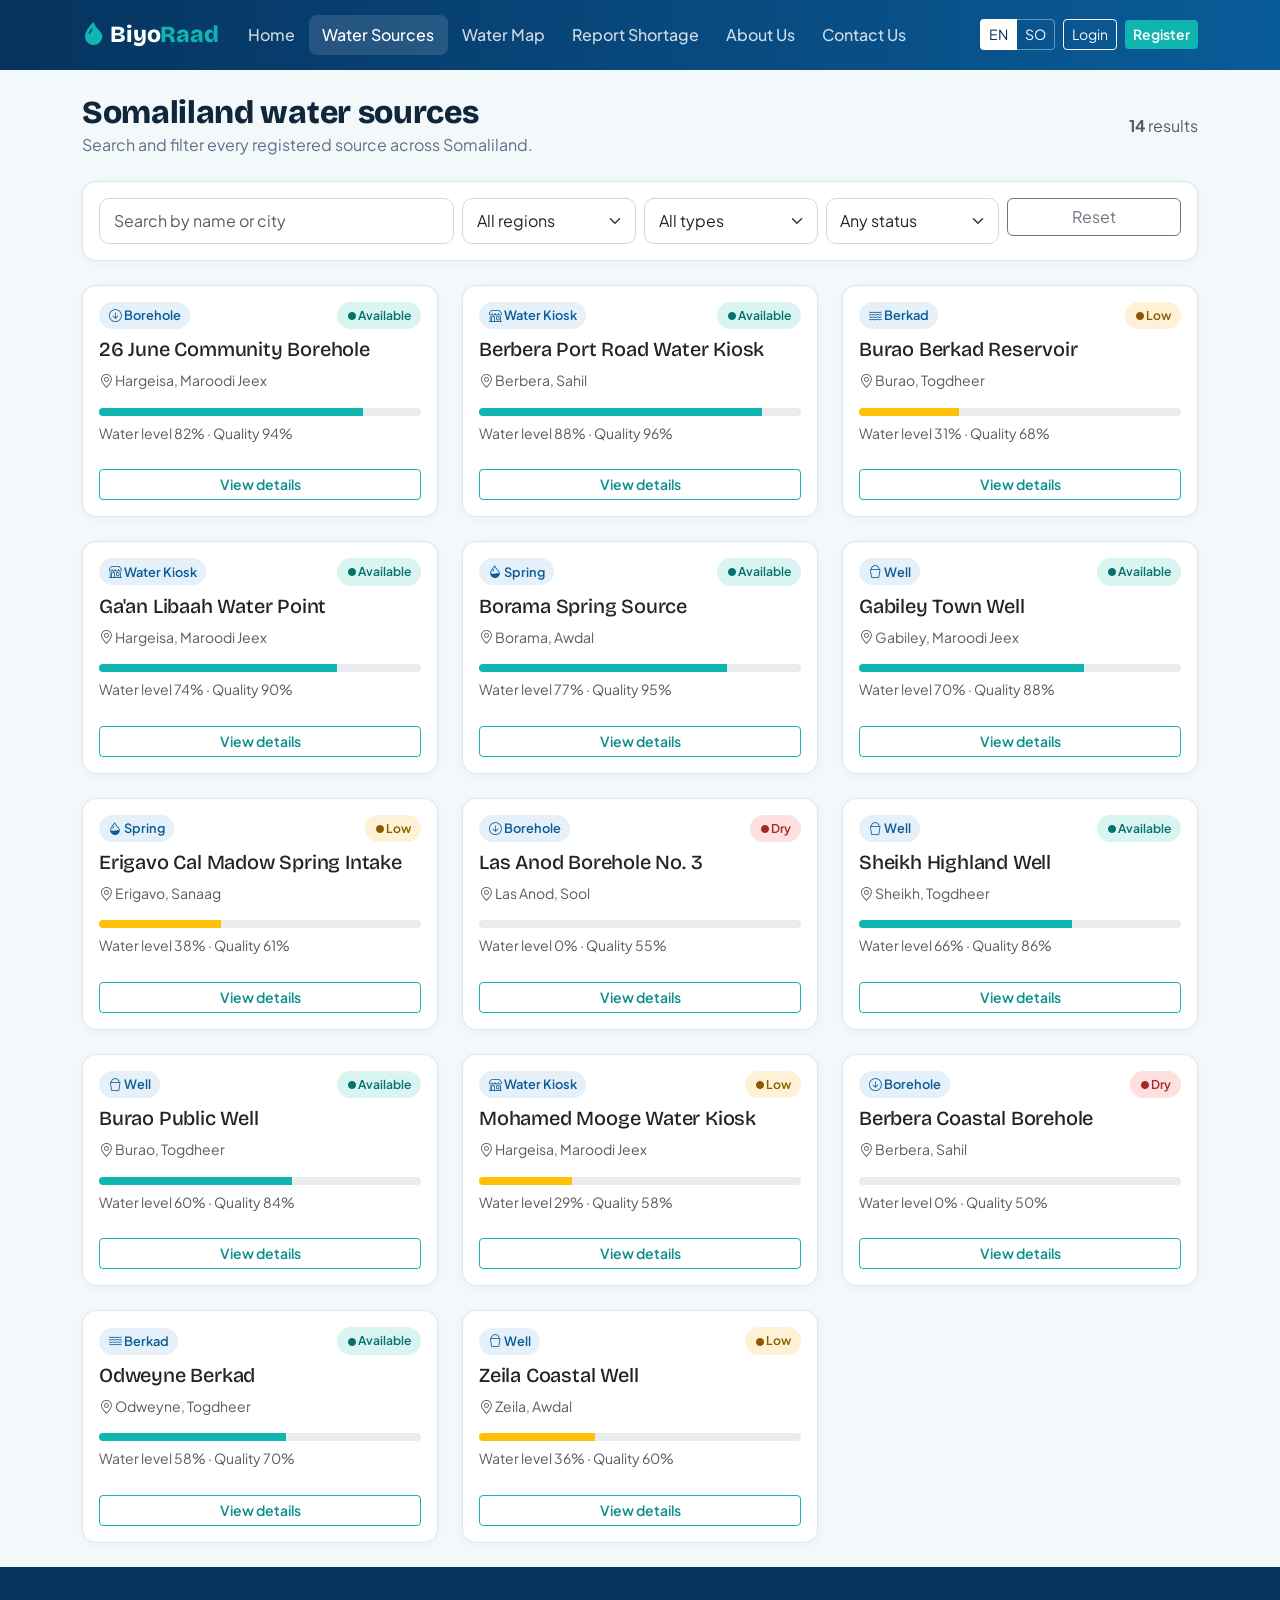
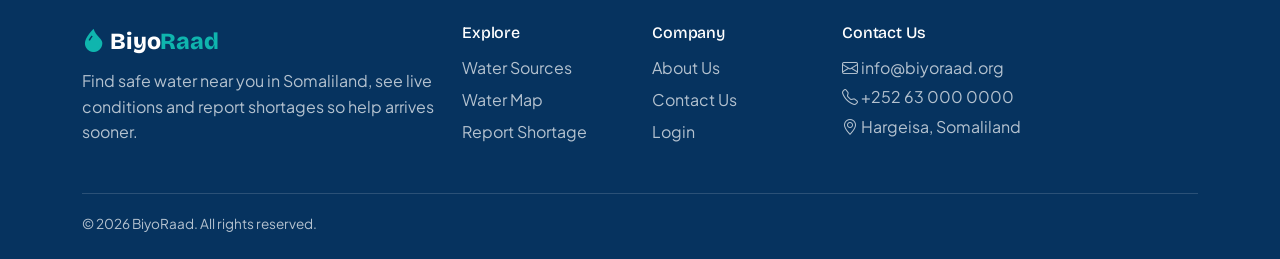
<file: biyoraad/sources.html>
<!DOCTYPE html>
<html lang="en">
<head>
<meta charset="UTF-8"><meta name="viewport" content="width=device-width, initial-scale=1">
<title>Water Sources | BiyoRaad</title>
<link href="https://cdn.jsdelivr.net/npm/bootstrap@5.3.3/dist/css/bootstrap.min.css" rel="stylesheet">
<link href="https://cdn.jsdelivr.net/npm/bootstrap-icons@1.11.3/font/bootstrap-icons.min.css" rel="stylesheet">
<link href="https://fonts.googleapis.com/css2?family=Bricolage+Grotesque:wght@600;800&family=Plus+Jakarta+Sans:wght@400;500;600;700&display=swap" rel="stylesheet">
<link href="assets/css/style.css" rel="stylesheet">
</head>
<body data-page="sources" data-layout="public">
<div id="nav"></div>
<div class="container-xl py-4"><div class="page-head d-flex flex-wrap justify-content-between align-items-center gap-2"><div><h2><span data-i18n="src_title">Water sources</span></h2><p><span data-i18n="src_sub">Search and filter every registered source.</span></p></div><span class="text-muted"><b id="count">0</b> <span data-i18n="results">results</span></span></div>
<div class="br-card filters mb-4"><div class="row g-2"><div class="col-lg-4"><input id="fSearch" class="form-control" placeholder="Search by name or city" data-i18n-ph="search"></div>
<div class="col-6 col-lg-2"><select id="fRegion" class="form-select"><option value="">All regions</option></select></div>
<div class="col-6 col-lg-2"><select id="fType" class="form-select"><option value="">All types</option></select></div>
<div class="col-6 col-lg-2"><select id="fStatus" class="form-select"><option value="">Any status</option><option value="available">Available</option><option value="low">Low</option><option value="dry">Dry</option></select></div>
<div class="col-6 col-lg-2"><button class="btn btn-outline-secondary w-100" id="fReset"><span data-i18n="reset">Reset</span></button></div></div></div><div class="row g-4" id="grid"></div></div>
<div id="foot"></div>
<script src="https://cdn.jsdelivr.net/npm/bootstrap@5.3.3/dist/js/bootstrap.bundle.min.js"></script>
<script src="assets/js/i18n.js"></script>
<script src="assets/js/data.js"></script>
<script src="assets/js/core.js"></script>
<script src="assets/js/pages.js"></script>
</body>
</html>
</file>
<file: biyoraad/assets/css/style.css>
:root{--deep:#06335f;--blue:#0a5c99;--teal:#0fb5ae;--teal-d:#0a8f89;--aqua:#e8f7f7;--ink:#10263b;--mut:#5d7186;--line:#dbe7ee;--bg:#f3f8fb;--r:14px}
body{font-family:'Plus Jakarta Sans',system-ui,sans-serif;color:var(--ink);background:var(--bg);line-height:1.6}
h1,h2,h3,h4,h5,h6,.navbar-brand{font-family:'Bricolage Grotesque','Plus Jakarta Sans',sans-serif;letter-spacing:-.01em}
a{color:var(--blue)}
:focus-visible{outline:3px solid var(--teal);outline-offset:2px}
.btn-teal{background:var(--teal);color:#fff;border:0;font-weight:600}.btn-teal:hover{background:var(--teal-d);color:#fff}
.btn-outline-teal{border:1.5px solid var(--teal);color:var(--teal-d);font-weight:600}.btn-outline-teal:hover{background:var(--teal);color:#fff}
.bg-teal{background:var(--teal)!important}
.br-nav{background:linear-gradient(90deg,var(--deep),var(--blue));padding:.7rem 0}
.br-nav .navbar-brand,.br-foot .navbar-brand{color:#fff;font-weight:800;font-size:1.45rem}
.navbar-brand i{color:var(--teal);margin-right:.35rem}.navbar-brand span{color:var(--teal)}
.br-nav .nav-link{color:rgba(255,255,255,.8);font-weight:500;border-radius:8px;padding:.45rem .85rem!important}
.br-nav .nav-link:hover,.br-nav .nav-link.active{color:#fff;background:rgba(255,255,255,.12)}
.navbar-toggler{color:#fff;border:0;font-size:1.6rem;padding:0}
.lang .btn{color:#fff;border:1px solid rgba(255,255,255,.4)}.lang .btn.active{background:#fff;color:var(--deep)}
@media(max-width:991px){.br-nav .d-flex{padding:.8rem 0}}
.hero{background:linear-gradient(135deg,var(--deep),var(--blue) 58%,var(--teal));color:#fff;padding:5rem 0 7rem;position:relative;overflow:hidden}
.hero h1{font-size:clamp(2.2rem,5vw,3.8rem);font-weight:800;line-height:1.08}
.hero p.lead{color:rgba(255,255,255,.85);max-width:34rem}
.hero .wave{position:absolute;bottom:-1px;left:0;width:100%;height:70px}
.live-card{background:rgba(255,255,255,.12);border:1px solid rgba(255,255,255,.25);backdrop-filter:blur(8px);border-radius:20px;padding:1.5rem}
.live-card .row-s{display:flex;justify-content:space-between;font-size:.9rem;margin:.9rem 0 .3rem}
.live-card .progress{height:8px;background:rgba(255,255,255,.2)}
.page-banner{background:linear-gradient(135deg,var(--deep),var(--blue));color:#fff;padding:3rem 0 3.2rem}
.page-banner h1{font-weight:800}.page-banner p{color:rgba(255,255,255,.8);margin:0}
.section{padding:4rem 0}.section-title{font-weight:800;margin-bottom:.4rem}.section-sub{color:var(--mut);margin-bottom:2rem}
.stat-strip{margin-top:-3.2rem;position:relative;z-index:2}
.stat-strip .box{background:#fff;border-radius:var(--r);padding:1.4rem;text-align:center;box-shadow:0 10px 30px rgba(6,51,95,.1)}
.stat-strip b{font-size:2rem;font-family:'Bricolage Grotesque';color:var(--blue);display:block;line-height:1.1}
.stat-strip span{color:var(--mut);font-size:.9rem}
.br-card{border:1px solid var(--line);border-radius:var(--r);background:#fff;box-shadow:0 2px 8px rgba(6,51,95,.04);transition:box-shadow .2s}
.br-card:hover{box-shadow:0 10px 26px rgba(6,51,95,.1)}
.icon-box{width:52px;height:52px;border-radius:14px;background:var(--aqua);color:var(--teal-d);display:grid;place-items:center;font-size:1.5rem;margin-bottom:1rem}
.type-pill{font-size:.8rem;color:var(--blue);background:#e6f0f8;padding:.2rem .6rem;border-radius:99px;font-weight:600}
.status-badge{font-size:.76rem;font-weight:600;padding:.25rem .65rem;border-radius:99px;white-space:nowrap;display:inline-block}
.status-badge i{font-size:.5rem;vertical-align:middle}
.st-available,.rs-resolved{background:#d9f5f2;color:#08706b}.st-low,.rs-investigating{background:#fff1d6;color:#8a5a00}.st-dry{background:#fde0df;color:#a12a27}.rs-pending{background:#e3ebf3;color:#40566d}
.sev{font-size:.8rem;font-weight:600}.sev-High{color:#c0392b}.sev-Medium{color:#b9770e}.sev-Low{color:#2d8a6e}
.steps .num{width:44px;height:44px;border-radius:50%;background:var(--teal);color:#fff;display:grid;place-items:center;font-weight:800;margin:0 auto 1rem}
.cta{background:linear-gradient(135deg,var(--blue),var(--teal));color:#fff;border-radius:24px;padding:3rem 2rem;text-align:center}
.br-foot{background:var(--deep);color:rgba(255,255,255,.7);padding:3.5rem 0 1.5rem;margin-top:0}
.br-foot h6{color:#fff;margin-bottom:.8rem}.br-foot a:not(.navbar-brand){display:block;color:rgba(255,255,255,.7);text-decoration:none;margin-bottom:.4rem}.br-foot a:hover{color:var(--teal)}
.br-foot .copy{border-top:1px solid rgba(255,255,255,.15);margin-top:2rem;padding-top:1.2rem;font-size:.85rem}
.auth-wrap{min-height:calc(100vh - 66px);display:grid;place-items:center;padding:2.5rem 1rem;background:linear-gradient(160deg,#e3f3f6,#f3f8fb)}
.auth-card{max-width:480px;width:100%;padding:2.2rem}
.form-control,.form-select{border-radius:10px;border-color:#c9d9e4;padding:.6rem .85rem}.form-control:focus,.form-select:focus{border-color:var(--teal);box-shadow:0 0 0 .2rem rgba(15,181,174,.2)}
.form-label{font-weight:600;font-size:.9rem}
.app{display:flex;min-height:calc(100vh - 66px)}
#side{width:250px;flex:none;background:#fff;border-right:1px solid var(--line);padding:1.2rem .8rem;position:sticky;top:66px;height:calc(100vh - 66px);overflow:auto}
#side a{display:flex;align-items:center;gap:.7rem;padding:.65rem .9rem;border-radius:10px;color:var(--mut);text-decoration:none;font-weight:500;margin-bottom:.2rem}
#side a:hover{background:var(--bg);color:var(--ink)}#side a.active{background:var(--aqua);color:var(--teal-d);font-weight:700}
.side-user{display:flex;gap:.7rem;align-items:center;padding:.4rem .6rem 1.2rem;margin-bottom:.8rem;border-bottom:1px solid var(--line)}
.side-user small{display:block;color:var(--mut)}
.avatar{width:42px;height:42px;border-radius:50%;background:linear-gradient(135deg,var(--blue),var(--teal));color:#fff;display:grid;place-items:center;font-weight:700;flex:none}
.main{flex:1;min-width:0;padding:1.8rem}
.page-head{margin-bottom:1.5rem}.page-head h2{font-weight:800;margin:0}.page-head p{color:var(--mut);margin:0}
@media(max-width:991px){.app{display:block}#side{width:100%;height:auto;position:static;display:flex;gap:.3rem;overflow-x:auto;padding:.6rem;border-right:0;border-bottom:1px solid var(--line)}.side-user{display:none}#side a{white-space:nowrap;margin:0}.main{padding:1.1rem}}
.kpi{display:flex;align-items:center;gap:1rem;padding:1.2rem}
.kpi .icon-box{margin:0;flex:none}.kpi b{font-size:1.7rem;font-family:'Bricolage Grotesque';display:block;line-height:1.1}.kpi span{color:var(--mut);font-size:.88rem}
.chart-box{position:relative;height:290px}
.table{--bs-table-bg:transparent;vertical-align:middle}.table th{color:var(--mut);font-weight:600;font-size:.85rem;border-bottom-width:1px}
.alert-item{display:flex;justify-content:space-between;align-items:center;gap:.5rem;padding:.7rem 0;border-bottom:1px solid var(--line);text-decoration:none;color:var(--ink)}.alert-item:last-child{border:0}
#map{height:calc(100vh - 66px - 3.6rem);min-height:480px;border-radius:var(--r)}
.map-layout{display:grid;grid-template-columns:320px 1fr;gap:1rem}
.map-side{max-height:calc(100vh - 66px - 3.6rem);overflow:auto;padding:.8rem}
.map-item{display:flex;gap:.7rem;align-items:center;width:100%;text-align:left;background:none;border:0;border-bottom:1px solid var(--line);padding:.7rem .3rem}.map-item:hover{background:var(--bg)}
.dot{width:12px;height:12px;border-radius:50%;flex:none}.dot.available{background:var(--teal)}.dot.low{background:#f2a93b}.dot.dry{background:#d9534f}
.pin{width:34px;height:34px;border-radius:50% 50% 50% 0;transform:rotate(-45deg);display:grid;place-items:center;border:2px solid #fff;box-shadow:0 3px 8px rgba(0,0,0,.3);color:#fff}
.pin i{transform:rotate(45deg)}.pin.available{background:var(--teal)}.pin.low{background:#f2a93b}.pin.dry{background:#d9534f}
@media(max-width:991px){.map-layout{grid-template-columns:1fr}.map-side{max-height:240px;order:2}#map{height:60vh;min-height:360px}}
.chip{border:1.5px solid var(--line);background:#fff;border-radius:99px;padding:.3rem .9rem;font-weight:600;font-size:.88rem}.chip.active{background:var(--blue);border-color:var(--blue);color:#fff}
.info-tile{background:var(--bg);border-radius:12px;padding:.8rem 1rem}.info-tile small{color:var(--mut);display:block}.info-tile b{font-size:1.05rem}
.mini-map,.pick-map{height:260px;border-radius:var(--r)}.pick-map{height:300px}
.filters{padding:1rem}
.mini-stat{text-align:center;padding:1rem}.mini-stat b{font-size:1.6rem;font-family:'Bricolage Grotesque';display:block}
.value-card{text-align:center;padding:1.6rem}
.team .avatar{width:84px;height:84px;font-size:1.6rem;margin:0 auto 1rem}
@media(prefers-reduced-motion:reduce){*{transition:none!important;animation:none!important}}
</file>
